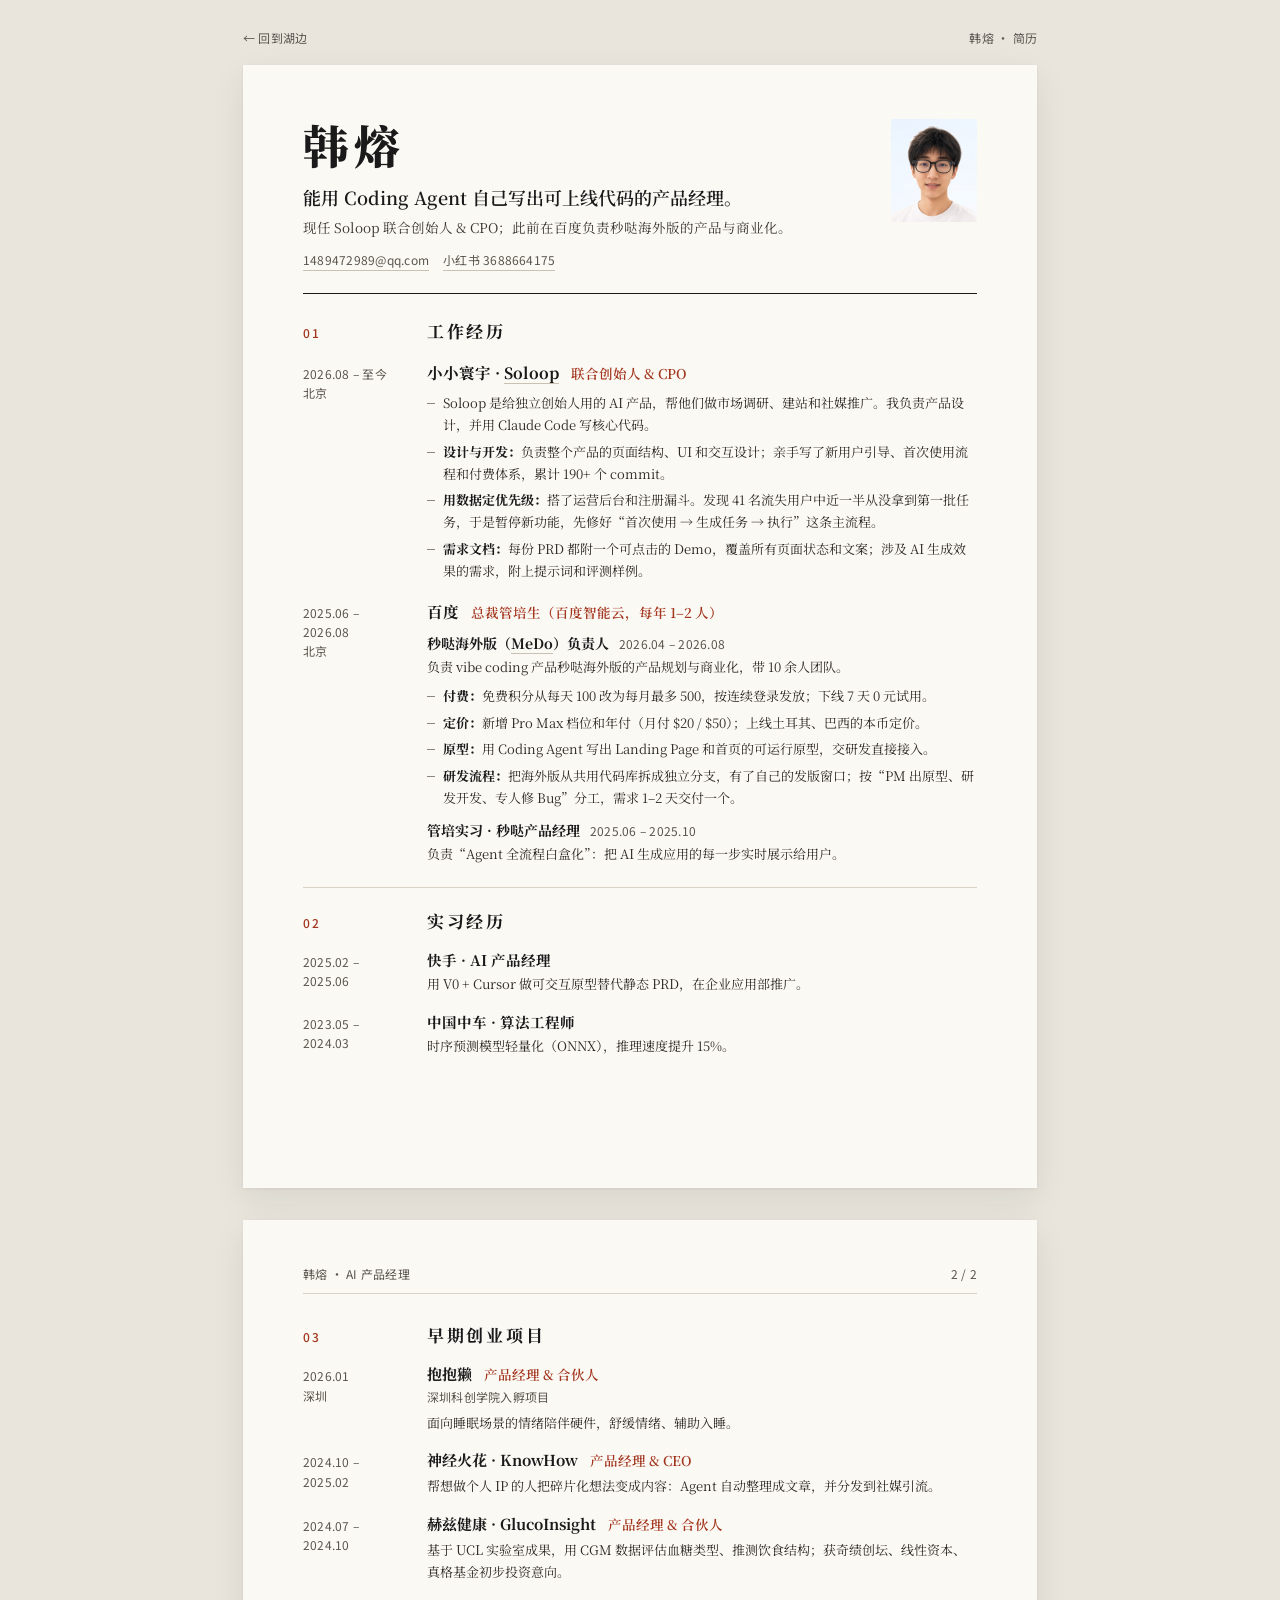
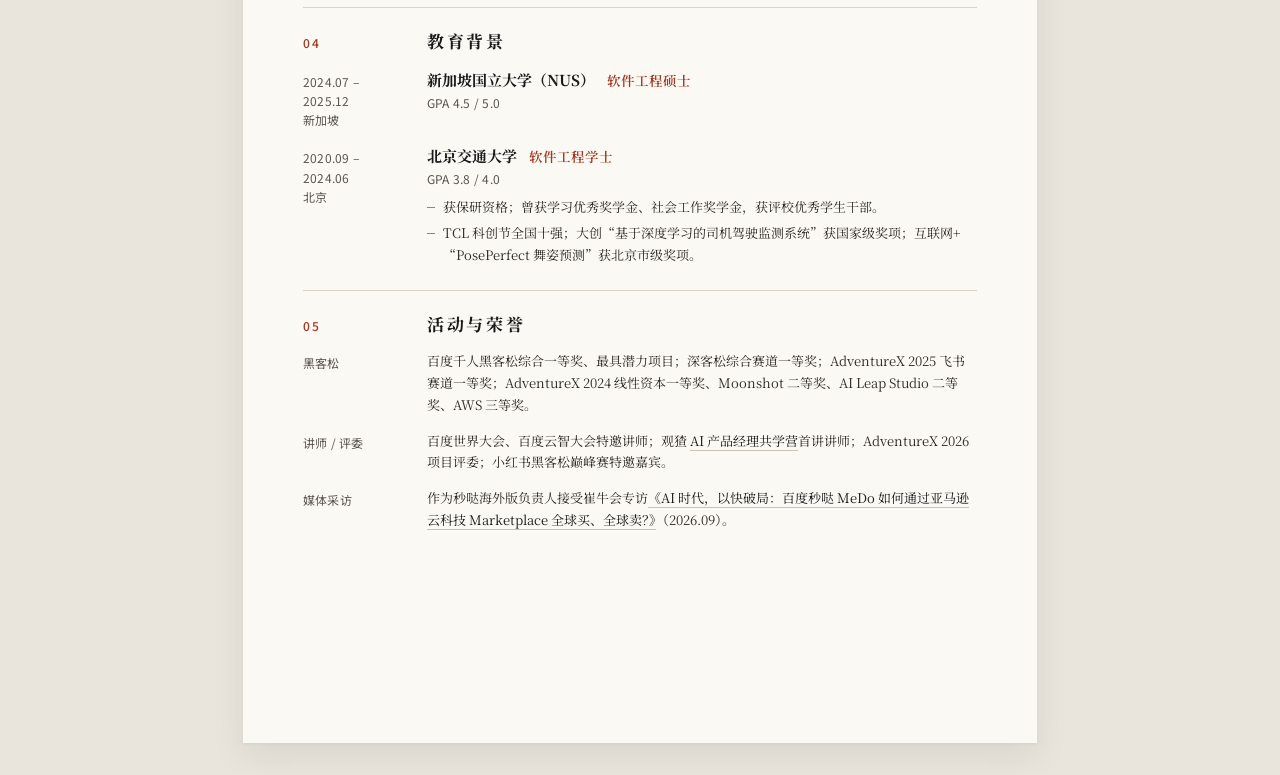
<file: work.html>
<!doctype html>
<html lang="zh-CN">
<head>
<meta charset="utf-8">
<meta name="viewport" content="width=device-width, initial-scale=1">
<title>韩熔 · 简历</title>
<meta name="description" content="韩熔，AI 产品经理。现任 Soloop 联合创始人 & CPO；此前在百度负责秒哒海外版 MeDo 的产品与商业化。">
<meta name="color-scheme" content="light">
<link rel="preconnect" href="https://fonts.googleapis.com">
<link rel="preconnect" href="https://fonts.gstatic.com" crossorigin>
<!-- 字体异步加载：国内访问不到 Google Fonts 时直接用系统宋体，不阻塞页面 -->
<link rel="stylesheet" href="https://fonts.googleapis.com/css2?family=Noto+Serif+SC:wght@400;600;700;900&amp;family=Noto+Sans+SC:wght@400;500&amp;display=swap" media="print" onload="this.media='all'">
<style>
  /* 版式与简历“编辑排版”方案一致：A4 纸面 794 × 1123，左列日期，右列内容 */
  :root {
    --paper: #FBF9F4;
    --desk: #E9E5DC;
    --ink: #1A1A1A;
    --body: #2E2A26;
    --muted: #5A554E;
    --rule: #D9D3C7;
    --accent: #A3361F;
    --serif: 'Noto Serif SC', 'Songti SC', 'STSong', serif;
    --sans: 'Noto Sans SC', 'PingFang SC', 'Hiragino Sans GB', 'Microsoft YaHei', sans-serif;
  }
  * { box-sizing: border-box; }
  html { -webkit-text-size-adjust: 100%; }
  body { margin: 0; background: var(--desk); color: var(--ink); font-family: var(--serif); }
  a { color: var(--ink); text-decoration: none; border-bottom: 1px solid #C9C1B4; }
  a:hover { color: var(--accent); border-color: var(--accent); }
  a:focus-visible { outline: 2px solid var(--accent); outline-offset: 2px; }
  .meta { font-family: var(--sans); font-size: 12px; line-height: 1.6; color: var(--muted); letter-spacing: .02em; }

  .bar { width: 794px; margin: 0 auto; padding: 28px 0 18px; display: flex; justify-content: space-between; }
  .bar a { border: 0; color: var(--muted); }
  .bar a:hover { color: var(--accent); }

  .sheet { width: 794px; min-height: 1123px; margin: 0 auto 32px; padding: 54px 60px 44px; background: var(--paper); display: flex; flex-direction: column; box-shadow: 0 1px 3px rgba(40, 30, 20, .06), 0 12px 32px rgba(40, 30, 20, .08); }
  .sheet.p2 { padding-top: 44px; }

  header { display: flex; justify-content: space-between; align-items: flex-start; gap: 24px; }
  header h1 { margin: 0; font-size: 46px; line-height: 1.1; font-weight: 900; letter-spacing: .1em; }
  header .lead { margin: 14px 0 0; font-size: 18px; line-height: 1.5; font-weight: 600; }
  header .sub { margin: 6px 0 0; font-size: 13.5px; line-height: 1.6; color: #3A3632; }
  header .meta { margin-top: 12px; display: flex; flex-wrap: wrap; gap: 4px 14px; }
  header .meta a { color: var(--muted); }
  header img { width: 86px; height: 103px; object-fit: cover; border-radius: 2px; display: block; flex-shrink: 0; }
  .thick { margin-top: 22px; height: 1.5px; background: var(--ink); }
  .thin { margin-top: 22px; height: 1px; background: var(--rule); }

  .running { display: flex; justify-content: space-between; padding-bottom: 10px; border-bottom: 1px solid var(--rule); }

  section { display: flex; flex-direction: column; gap: 16px; margin-top: 20px; }
  section.first { margin-top: 24px; gap: 18px; }
  .p2 section.first { margin-top: 28px; gap: 16px; }
  .row { display: grid; grid-template-columns: 104px minmax(0, 1fr); column-gap: 20px; }
  .head { align-items: baseline; }
  .head .num { font-weight: 500; letter-spacing: .2em; color: var(--accent); }
  .head h2 { margin: 0; font-size: 17px; font-weight: 700; letter-spacing: .16em; }
  .when { display: flex; flex-direction: column; padding-top: 3px; }
  .body { display: flex; flex-direction: column; gap: 3px; min-width: 0; }
  .title { display: flex; align-items: baseline; flex-wrap: wrap; gap: 4px 12px; }
  .title h3 { margin: 0; font-size: 15.5px; font-weight: 700; }
  .p2 .title h3 { font-size: 15px; }
  .title .role { font-size: 13.5px; font-weight: 600; color: var(--accent); }
  .sub-title { margin-top: 8px; display: flex; align-items: baseline; flex-wrap: wrap; gap: 4px 10px; }
  .sub-title h4 { margin: 0; font-size: 14px; font-weight: 700; }
  p.txt { margin: 0; font-size: 13px; line-height: 1.68; color: var(--body); }
  h3.small { margin: 0; font-size: 14.5px; font-weight: 700; }

  .eb { margin: 0; padding: 0; list-style: none; display: flex; flex-direction: column; gap: 5px; }
  .eb li { position: relative; padding-left: 16px; font-size: 13px; line-height: 1.68; color: var(--body); }
  .eb li::before { content: ""; position: absolute; left: 0; top: 11px; width: 8px; height: 1px; background: #8C857B; }
  .eb b { font-weight: 700; color: var(--ink); }

  @media (max-width: 860px) {
    body { background: var(--paper); }
    .bar { width: auto; padding: 20px 16px 4px; }
    .sheet { width: auto; min-height: 0; margin: 0; padding: 20px 16px 32px; box-shadow: none; }
    .sheet.p2 { padding-top: 8px; }
    .running { display: none; }
    header h1 { font-size: 40px; }
    header .lead { font-size: 17px; }
    header img { width: 72px; height: 86px; }
    .row { grid-template-columns: 1fr; }
    .head { display: flex; gap: 10px; }
    .when { flex-direction: row; gap: 10px; padding: 0 0 2px; }
  }
  @media print {
    @page { size: A4; margin: 0; }
    html { -webkit-print-color-adjust: exact; print-color-adjust: exact; }
    body { background: var(--paper); }
    .bar { display: none; }
    .sheet { width: 210mm; min-height: 297mm; margin: 0; box-shadow: none; break-after: page; }
    .sheet:last-child { break-after: auto; }
  }
</style>
</head>
<body>

<nav class="bar meta" aria-label="页面导航">
  <a href="./">← 回到湖边</a>
  <span>韩熔 · 简历</span>
</nav>

<main>
  <article class="sheet p1">
    <header>
      <div>
        <h1>韩熔</h1>
        <p class="lead">能用 Coding Agent 自己写出可上线代码的产品经理。</p>
        <p class="sub">现任 Soloop 联合创始人 &amp; CPO；此前在百度负责秒哒海外版的产品与商业化。</p>
        <div class="meta">
          <a href="mailto:1489472989@qq.com">1489472989@qq.com</a>
          <a href="https://www.xiaohongshu.com/user/profile/6534e9b5000000000400a689" target="_blank" rel="noopener">小红书 3688664175</a>
        </div>
      </div>
      <img src="img/photo.png" alt="韩熔的照片" width="220" height="264">
    </header>
    <div class="thick"></div>

    <section class="first">
      <div class="row head">
        <span class="meta num">01</span>
        <h2>工作经历</h2>
      </div>

      <div class="row">
        <div class="meta when"><span>2026.08 – 至今</span><span>北京</span></div>
        <div class="body">
          <div class="title">
            <h3>小小寰宇 · <a href="https://www.soloop.io" target="_blank" rel="noopener">Soloop</a></h3>
            <span class="role">联合创始人 &amp; CPO</span>
          </div>
          <ul class="eb" style="margin-top: 6px">
            <li>Soloop 是给独立创始人用的 AI 产品，帮他们做市场调研、建站和社媒推广。我负责产品设计，并用 Claude Code 写核心代码。</li>
            <li><b>设计与开发：</b>负责整个产品的页面结构、UI 和交互设计；亲手写了新用户引导、首次使用流程和付费体系，累计 190+ 个 commit。</li>
            <li><b>用数据定优先级：</b>搭了运营后台和注册漏斗。发现 41 名流失用户中近一半从没拿到第一批任务，于是暂停新功能，先修好“首次使用 → 生成任务 → 执行”这条主流程。</li>
            <li><b>需求文档：</b>每份 PRD 都附一个可点击的 Demo，覆盖所有页面状态和文案；涉及 AI 生成效果的需求，附上提示词和评测样例。</li>
          </ul>
        </div>
      </div>

      <div class="row">
        <div class="meta when"><span>2025.06 – 2026.08</span><span>北京</span></div>
        <div class="body">
          <div class="title">
            <h3>百度</h3>
            <span class="role">总裁管培生（百度智能云，每年 1–2 人）</span>
          </div>
          <div class="sub-title">
            <h4>秒哒海外版（<a href="https://medo.dev" target="_blank" rel="noopener">MeDo</a>）负责人</h4>
            <span class="meta">2026.04 – 2026.08</span>
          </div>
          <p class="txt">负责 vibe coding 产品秒哒海外版的产品规划与商业化，带 10 余人团队。</p>
          <ul class="eb" style="margin-top: 4px">
            <li><b>付费：</b>免费积分从每天 100 改为每月最多 500，按连续登录发放；下线 7 天 0 元试用。</li>
            <li><b>定价：</b>新增 Pro Max 档位和年付（月付 $20 / $50）；上线土耳其、巴西的本币定价。</li>
            <li><b>原型：</b>用 Coding Agent 写出 Landing Page 和首页的可运行原型，交研发直接接入。</li>
            <li><b>研发流程：</b>把海外版从共用代码库拆成独立分支，有了自己的发版窗口；按“PM 出原型、研发开发、专人修 Bug”分工，需求 1–2 天交付一个。</li>
          </ul>
          <div class="sub-title">
            <h4>管培实习 · 秒哒产品经理</h4>
            <span class="meta">2025.06 – 2025.10</span>
          </div>
          <p class="txt">负责“Agent 全流程白盒化”：把 AI 生成应用的每一步实时展示给用户。</p>
        </div>
      </div>
    </section>

    <div class="thin"></div>

    <section>
      <div class="row head">
        <span class="meta num">02</span>
        <h2>实习经历</h2>
      </div>
      <div class="row">
        <div class="meta when"><span>2025.02 – 2025.06</span></div>
        <div class="body">
          <h3 class="small">快手 · AI 产品经理</h3>
          <p class="txt">用 V0 + Cursor 做可交互原型替代静态 PRD，在企业应用部推广。</p>
        </div>
      </div>
      <div class="row">
        <div class="meta when"><span>2023.05 – 2024.03</span></div>
        <div class="body">
          <h3 class="small">中国中车 · 算法工程师</h3>
          <p class="txt">时序预测模型轻量化（ONNX），推理速度提升 15%。</p>
        </div>
      </div>
    </section>
  </article>

  <article class="sheet p2">
    <div class="running meta"><span>韩熔 · AI 产品经理</span><span>2 / 2</span></div>

    <section class="first">
      <div class="row head">
        <span class="meta num">03</span>
        <h2>早期创业项目</h2>
      </div>
      <div class="row">
        <div class="meta when"><span>2026.01</span><span>深圳</span></div>
        <div class="body">
          <div class="title"><h3>抱抱獭</h3><span class="role">产品经理 &amp; 合伙人</span></div>
          <div class="meta">深圳科创学院入孵项目</div>
          <p class="txt" style="margin-top: 2px">面向睡眠场景的情绪陪伴硬件，舒缓情绪、辅助入睡。</p>
        </div>
      </div>
      <div class="row">
        <div class="meta when"><span>2024.10 – 2025.02</span></div>
        <div class="body">
          <div class="title"><h3>神经火花 · KnowHow</h3><span class="role">产品经理 &amp; CEO</span></div>
          <p class="txt" style="margin-top: 2px">帮想做个人 IP 的人把碎片化想法变成内容：Agent 自动整理成文章，并分发到社媒引流。</p>
        </div>
      </div>
      <div class="row">
        <div class="meta when"><span>2024.07 – 2024.10</span></div>
        <div class="body">
          <div class="title"><h3>赫兹健康 · GlucoInsight</h3><span class="role">产品经理 &amp; 合伙人</span></div>
          <p class="txt" style="margin-top: 2px">基于 UCL 实验室成果，用 CGM 数据评估血糖类型、推测饮食结构；获奇绩创坛、线性资本、真格基金初步投资意向。</p>
        </div>
      </div>
    </section>

    <div class="thin" style="margin-top: 24px"></div>

    <section>
      <div class="row head">
        <span class="meta num">04</span>
        <h2>教育背景</h2>
      </div>
      <div class="row">
        <div class="meta when"><span>2024.07 – 2025.12</span><span>新加坡</span></div>
        <div class="body">
          <div class="title"><h3>新加坡国立大学（NUS）</h3><span class="role">软件工程硕士</span></div>
          <div class="meta">GPA 4.5 / 5.0</div>
        </div>
      </div>
      <div class="row">
        <div class="meta when"><span>2020.09 – 2024.06</span><span>北京</span></div>
        <div class="body">
          <div class="title"><h3>北京交通大学</h3><span class="role">软件工程学士</span></div>
          <div class="meta">GPA 3.8 / 4.0</div>
          <ul class="eb" style="margin-top: 4px">
            <li>获保研资格；曾获学习优秀奖学金、社会工作奖学金，获评校优秀学生干部。</li>
            <li>TCL 科创节全国十强；大创“基于深度学习的司机驾驶监测系统”获国家级奖项；互联网+“PosePerfect 舞姿预测”获北京市级奖项。</li>
          </ul>
        </div>
      </div>
    </section>

    <div class="thin" style="margin-top: 24px"></div>

    <section style="gap: 14px">
      <div class="row head">
        <span class="meta num">05</span>
        <h2>活动与荣誉</h2>
      </div>
      <div class="row">
        <span class="meta when">黑客松</span>
        <p class="txt">百度千人黑客松综合一等奖、最具潜力项目；深客松综合赛道一等奖；AdventureX 2025 飞书赛道一等奖；AdventureX 2024 线性资本一等奖、Moonshot 二等奖、AI Leap Studio 二等奖、AWS 三等奖。</p>
      </div>
      <div class="row">
        <span class="meta when">讲师 / 评委</span>
        <p class="txt">百度世界大会、百度云智大会特邀讲师；观猹 <a href="https://watcha.cn/study/ai-pm/day/1" target="_blank" rel="noopener">AI 产品经理共学营</a>首讲讲师；AdventureX 2026 项目评委；小红书黑客松巅峰赛特邀嘉宾。</p>
      </div>
      <div class="row">
        <span class="meta when">媒体采访</span>
        <p class="txt">作为秒哒海外版负责人接受崔牛会专访<a href="https://channels.weixin.qq.com/finder-preview/pages/sph?id=AyGSsHF4ZC" target="_blank" rel="noopener">《AI 时代，以快破局：百度秒哒 MeDo 如何通过亚马逊云科技 Marketplace 全球买、全球卖？》</a>（2026.09）。</p>
      </div>
    </section>
  </article>
</main>

</body>
</html>
</file>
